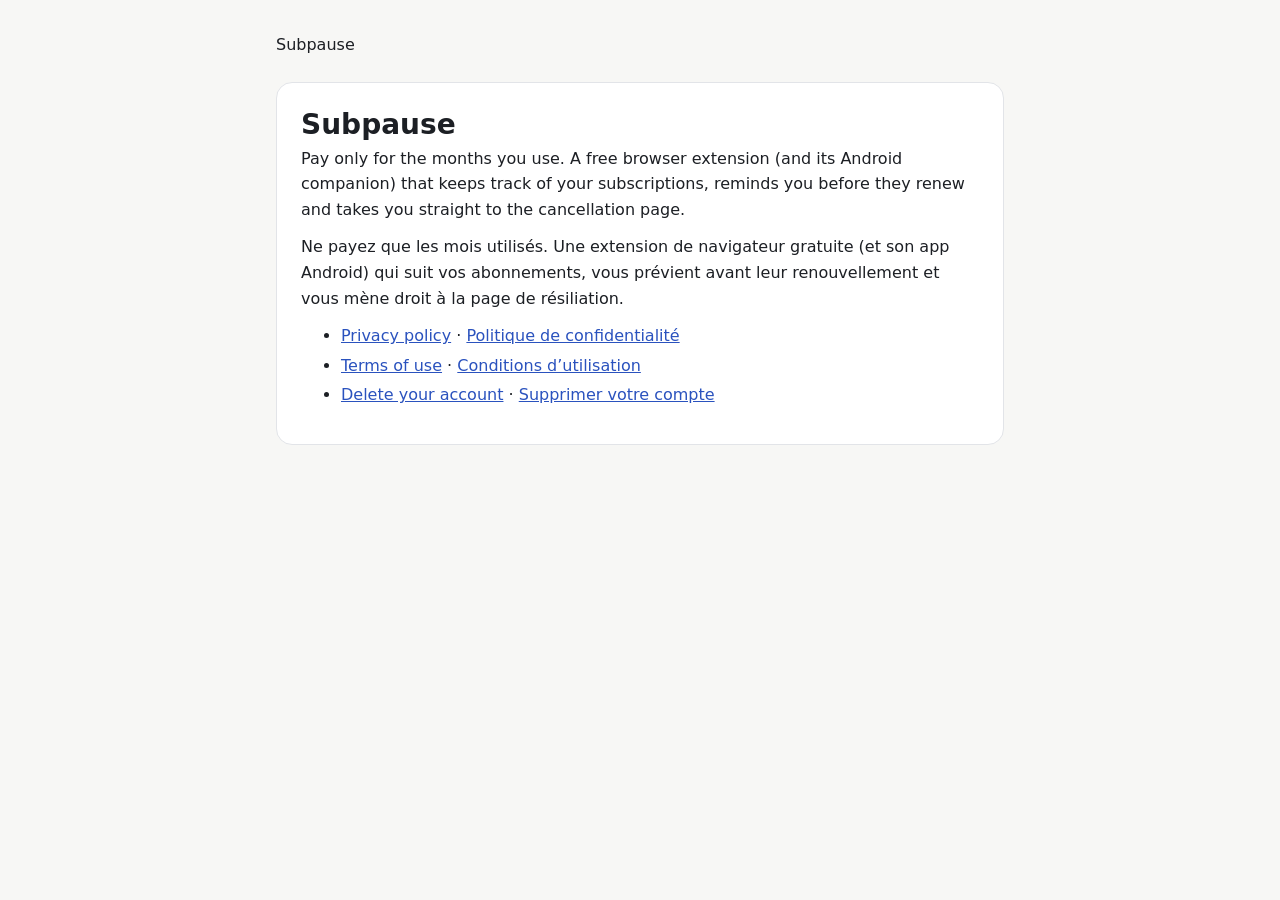
<file: index.html>
<!doctype html>
<html lang="en">
<head>
<meta charset="utf-8">
<meta name="viewport" content="width=device-width, initial-scale=1">
<title>Subpause</title>
<link rel="stylesheet" href="style.css">
</head>
<body>
<main>
<header><span class="home">Subpause</span></header>
<article>
<h1>Subpause</h1>
<p>Pay only for the months you use. A free browser extension (and its Android companion) that keeps track of your
subscriptions, reminds you before they renew and takes you straight to the cancellation page.</p>
<p lang="fr">Ne payez que les mois utilisés. Une extension de navigateur gratuite (et son app Android) qui suit vos
abonnements, vous prévient avant leur renouvellement et vous mène droit à la page de résiliation.</p>
<ul>
  <li><a href="privacy.html">Privacy policy</a> · <a href="privacy.html#fr" lang="fr">Politique de confidentialité</a></li>
  <li><a href="terms.html">Terms of use</a> · <a href="terms.html#fr" lang="fr">Conditions d’utilisation</a></li>
  <li><a href="delete-account.html">Delete your account</a> · <a href="delete-account.html#fr" lang="fr">Supprimer votre compte</a></li>
</ul>
</article>
</main>
</body>
</html>
</file>
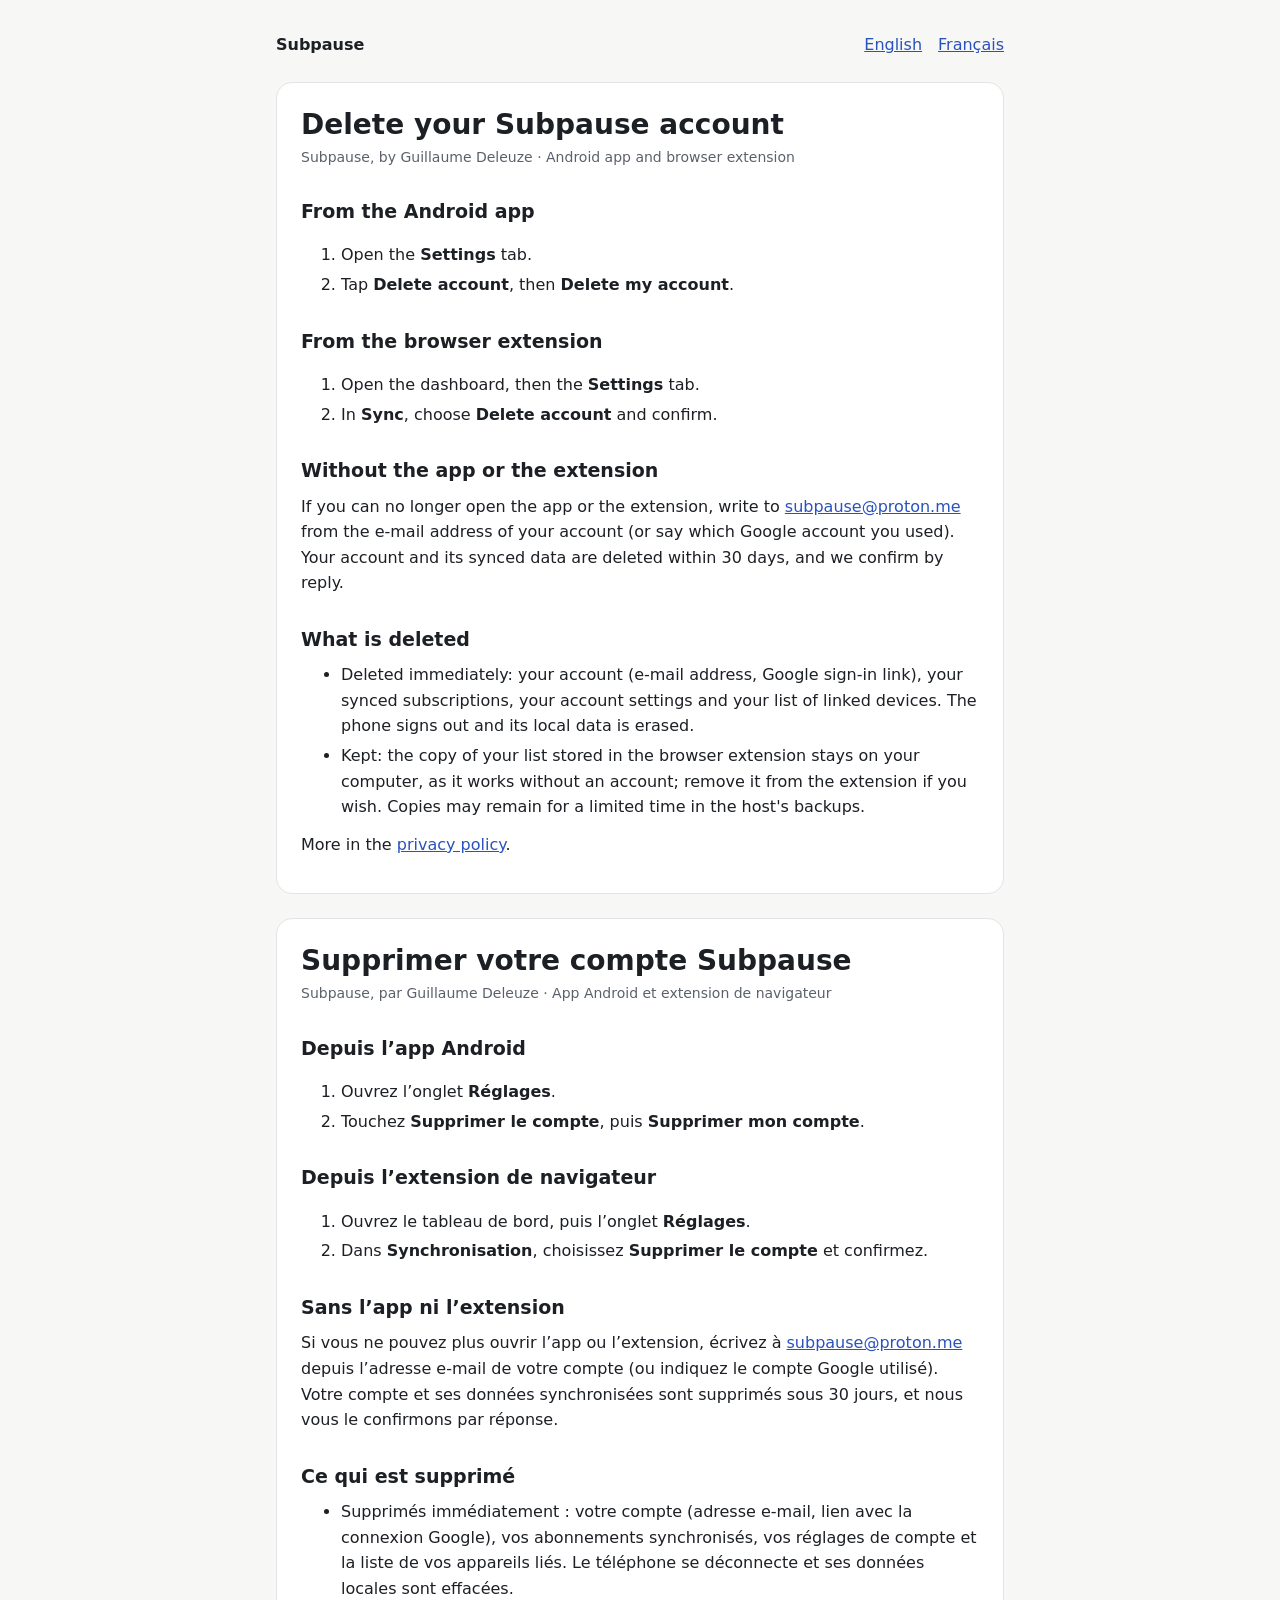
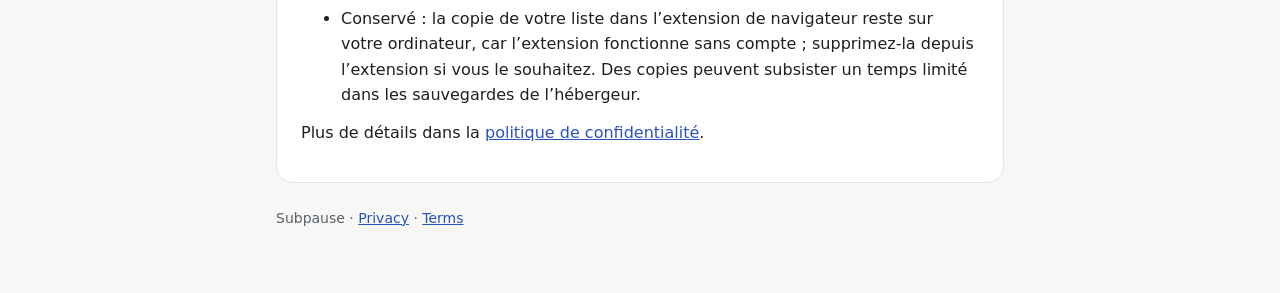
<file: delete-account.html>
<!doctype html>
<html lang="en">
<head>
<meta charset="utf-8">
<meta name="viewport" content="width=device-width, initial-scale=1">
<title>Delete your account · Subpause</title>
<link rel="stylesheet" href="style.css">
</head>
<body>
<main>
<header>
  <a class="home" href="./">Subpause</a>
  <nav aria-label="Language"><a href="#en" hreflang="en">English</a><a href="#fr" hreflang="fr" lang="fr">Français</a></nav>
</header>

<article id="en">
<h1>Delete your Subpause account</h1>
<p class="meta">Subpause, by Guillaume Deleuze · Android app and browser extension</p>

<h2>From the Android app</h2>
<ol>
  <li>Open the <strong>Settings</strong> tab.</li>
  <li>Tap <strong>Delete account</strong>, then <strong>Delete my account</strong>.</li>
</ol>

<h2>From the browser extension</h2>
<ol>
  <li>Open the dashboard, then the <strong>Settings</strong> tab.</li>
  <li>In <strong>Sync</strong>, choose <strong>Delete account</strong> and confirm.</li>
</ol>

<h2>Without the app or the extension</h2>
<p>If you can no longer open the app or the extension, write to <a href="mailto:subpause@proton.me">subpause@proton.me</a> from the e-mail address of your account (or say which Google account you used). Your account and its synced data are deleted within 30 days, and we confirm by reply.</p>

<h2>What is deleted</h2>
<ul>
  <li>Deleted immediately: your account (e-mail address, Google sign-in link), your synced subscriptions, your account
    settings and your list of linked devices. The phone signs out and its local data is erased.</li>
  <li>Kept: the copy of your list stored in the browser extension stays on your computer, as it works without an account;
    remove it from the extension if you wish. Copies may remain for a limited time in the host's backups.</li>
</ul>
<p>More in the <a href="privacy.html">privacy policy</a>.</p>
</article>

<article id="fr" lang="fr">
<h1>Supprimer votre compte Subpause</h1>
<p class="meta">Subpause, par Guillaume Deleuze · App Android et extension de navigateur</p>

<h2>Depuis l’app Android</h2>
<ol>
  <li>Ouvrez l’onglet <strong>Réglages</strong>.</li>
  <li>Touchez <strong>Supprimer le compte</strong>, puis <strong>Supprimer mon compte</strong>.</li>
</ol>

<h2>Depuis l’extension de navigateur</h2>
<ol>
  <li>Ouvrez le tableau de bord, puis l’onglet <strong>Réglages</strong>.</li>
  <li>Dans <strong>Synchronisation</strong>, choisissez <strong>Supprimer le compte</strong> et confirmez.</li>
</ol>

<h2>Sans l’app ni l’extension</h2>
<p>Si vous ne pouvez plus ouvrir l’app ou l’extension, écrivez à <a href="mailto:subpause@proton.me">subpause@proton.me</a> depuis l’adresse e-mail de votre compte (ou indiquez le compte Google utilisé). Votre compte et ses données synchronisées sont supprimés sous 30 jours, et nous vous le confirmons par réponse.</p>

<h2>Ce qui est supprimé</h2>
<ul>
  <li>Supprimés immédiatement : votre compte (adresse e-mail, lien avec la connexion Google), vos abonnements
    synchronisés, vos réglages de compte et la liste de vos appareils liés. Le téléphone se déconnecte et ses données locales sont effacées.</li>
  <li>Conservé : la copie de votre liste dans l’extension de navigateur reste sur votre ordinateur, car l’extension
    fonctionne sans compte ; supprimez-la depuis l’extension si vous le souhaitez. Des copies peuvent subsister un temps
    limité dans les sauvegardes de l’hébergeur.</li>
</ul>
<p>Plus de détails dans la <a href="privacy.html#fr">politique de confidentialité</a>.</p>
</article>

<footer>Subpause · <a href="privacy.html">Privacy</a> · <a href="terms.html">Terms</a></footer>
</main>
</body>
</html>
</file>
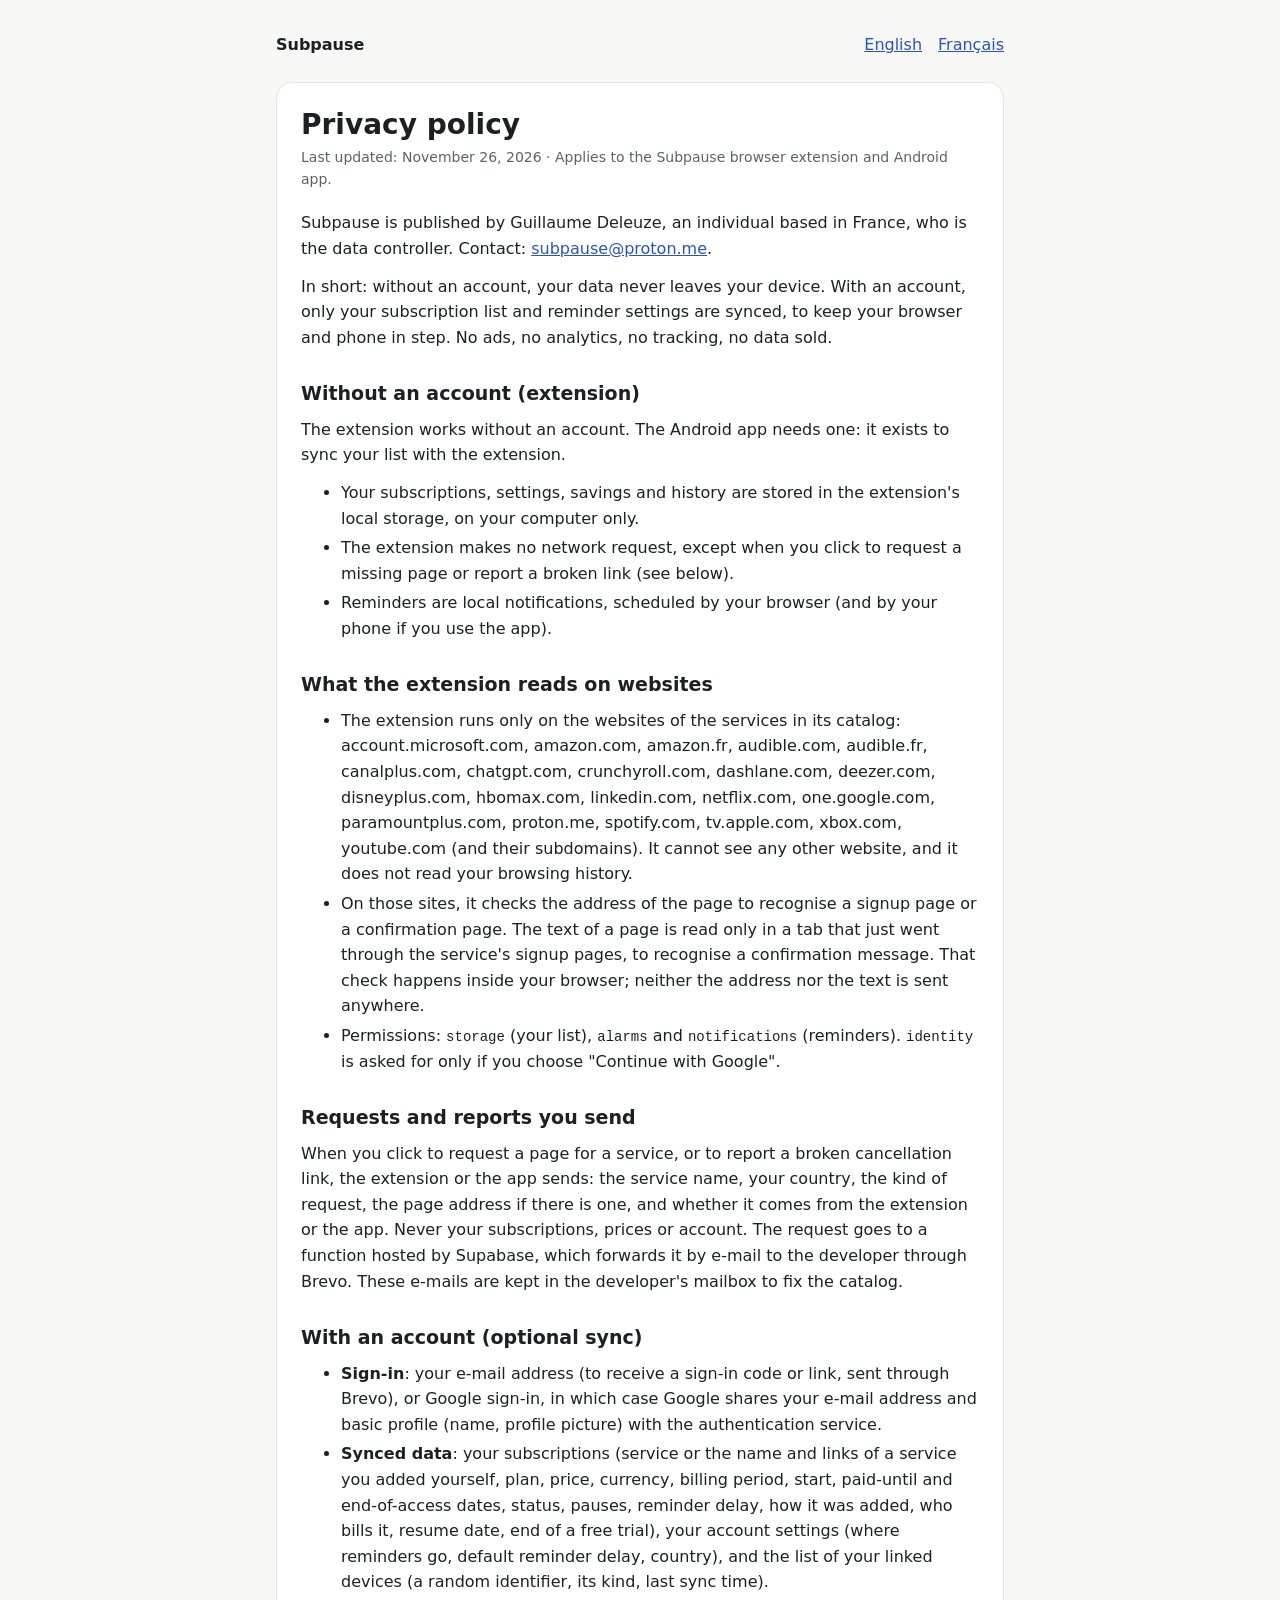
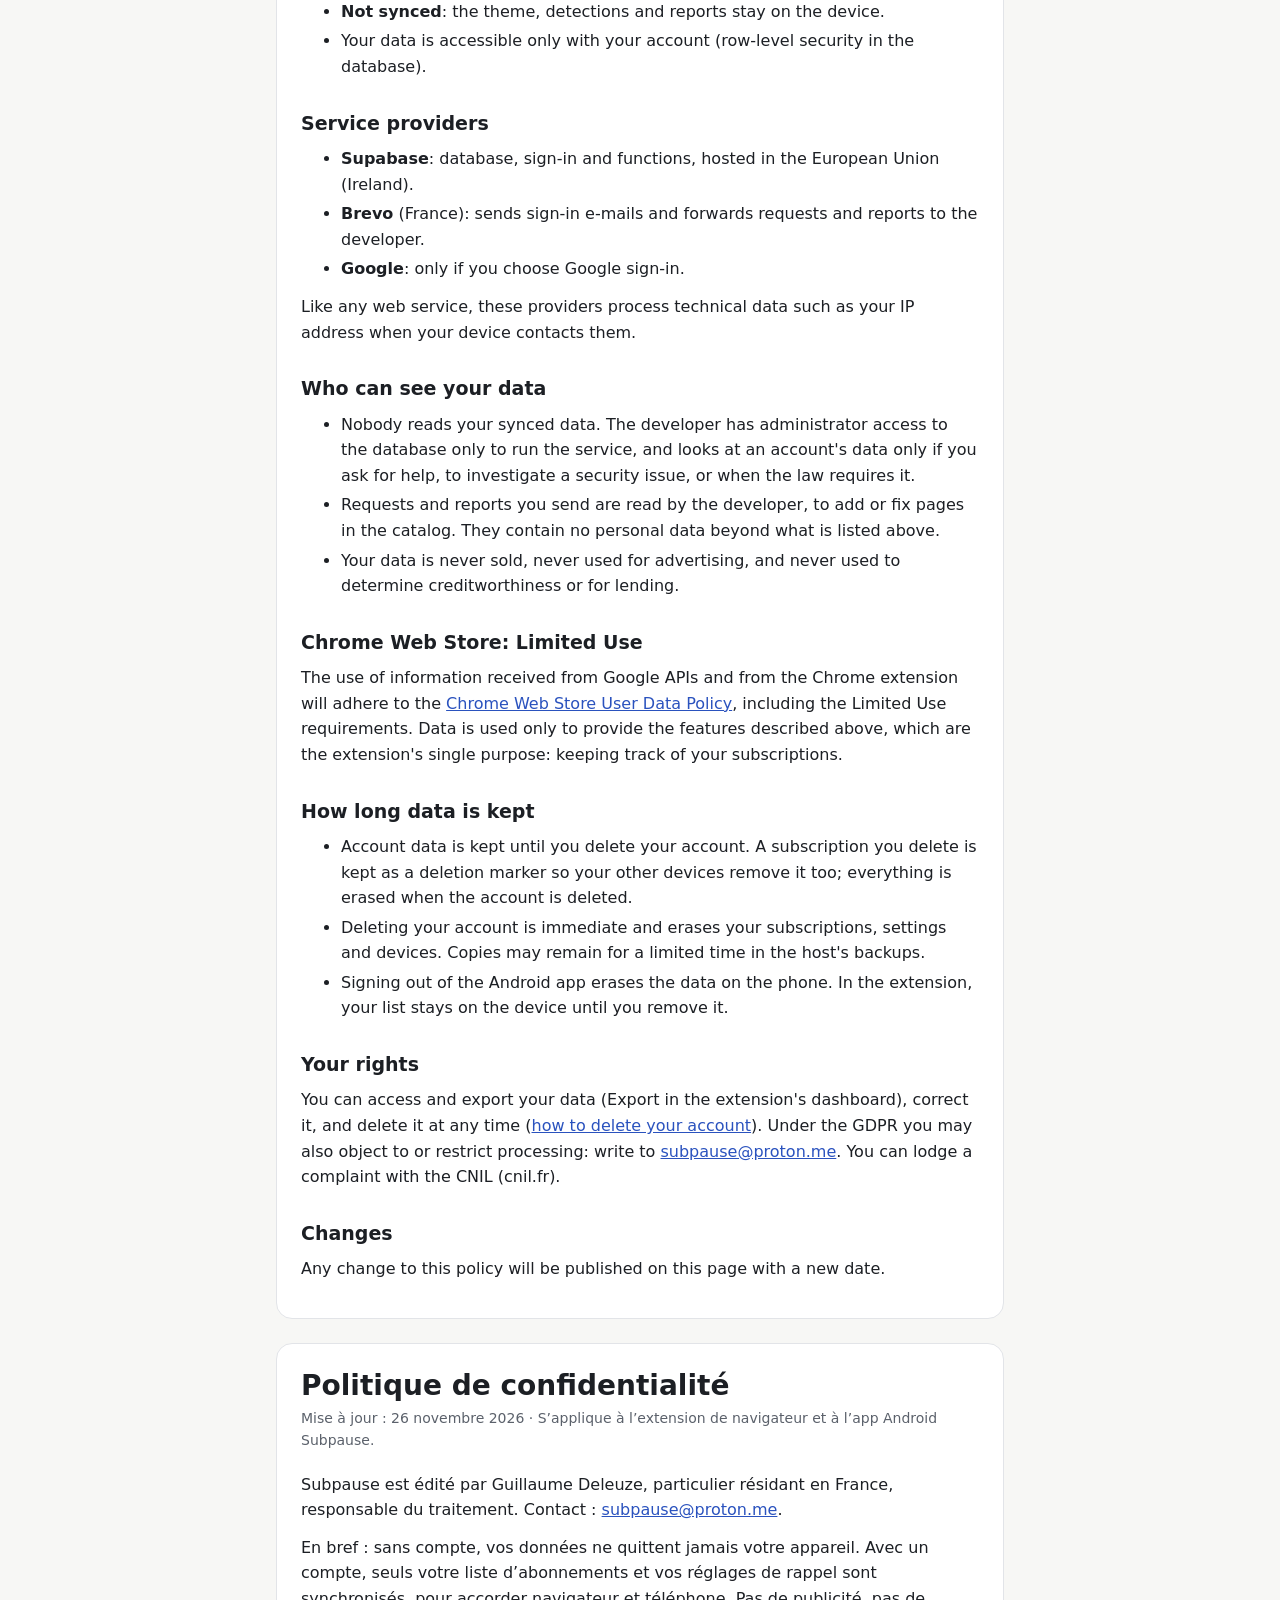
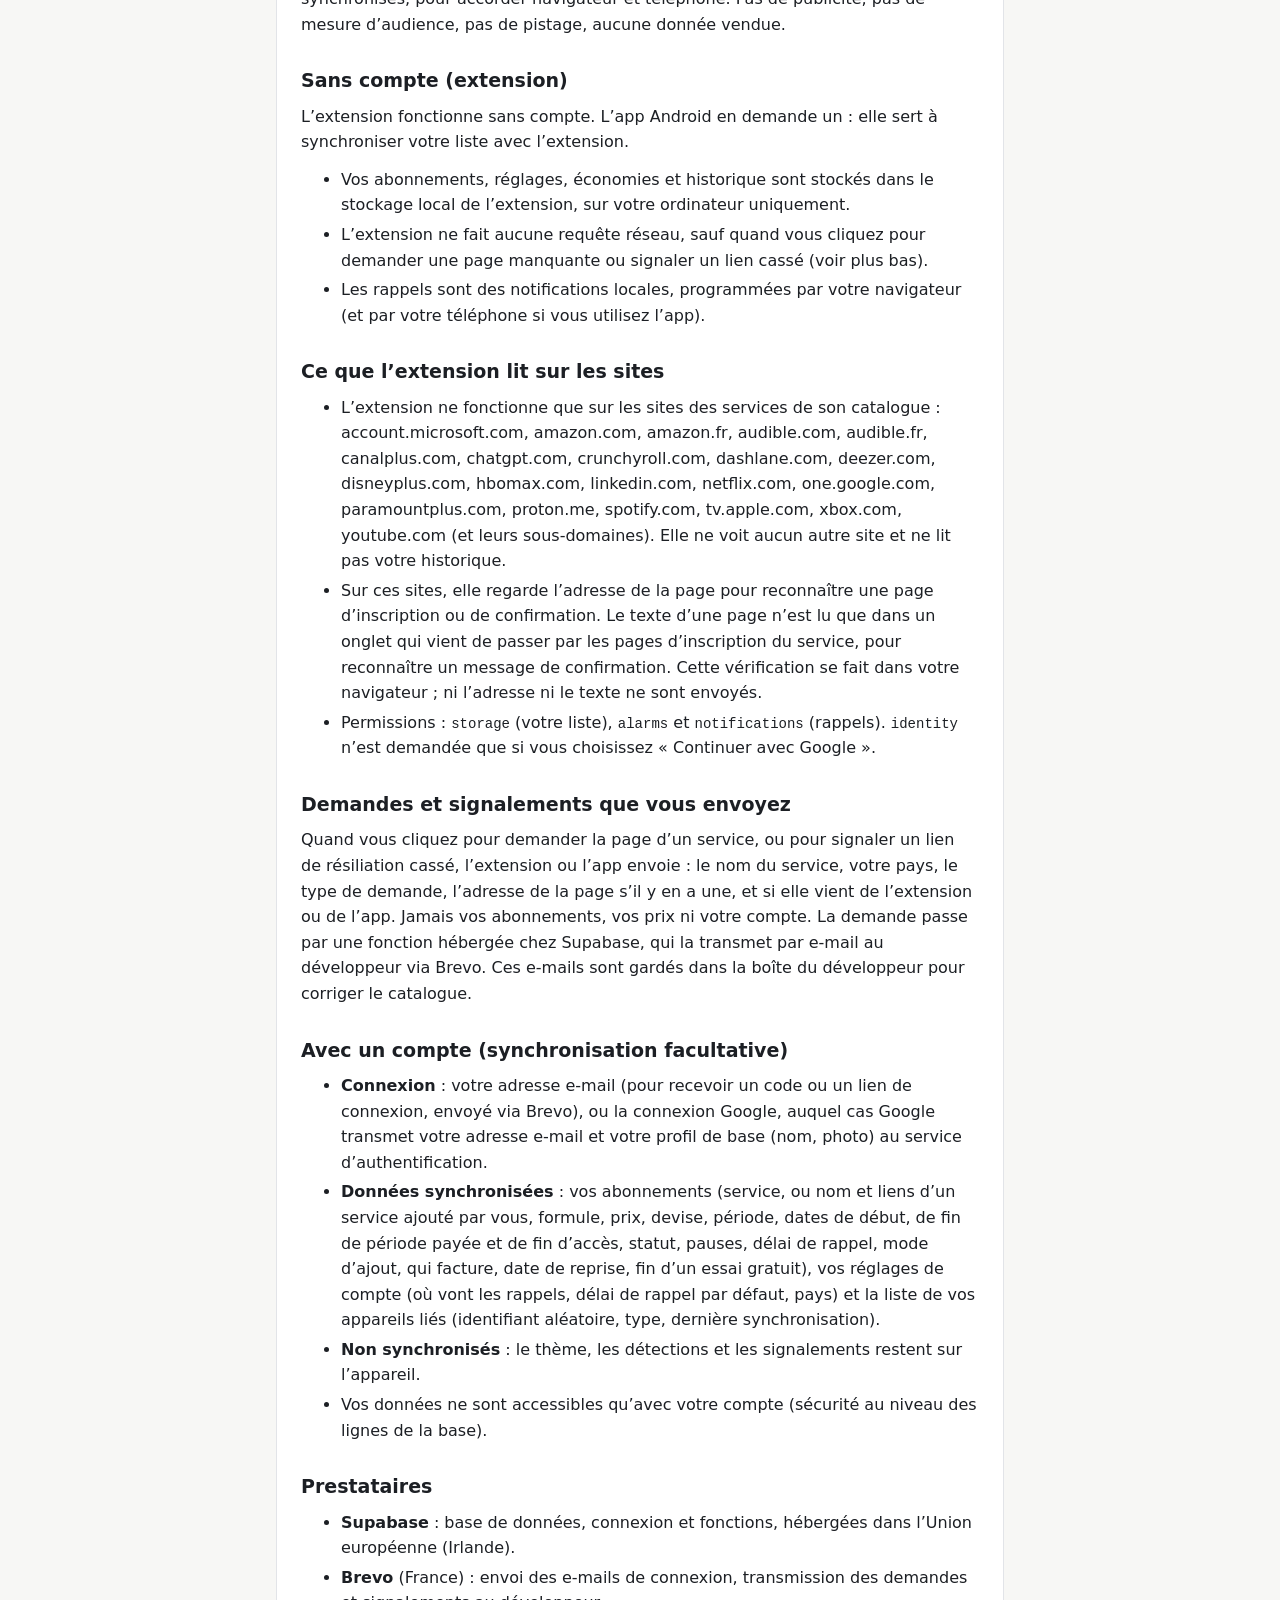
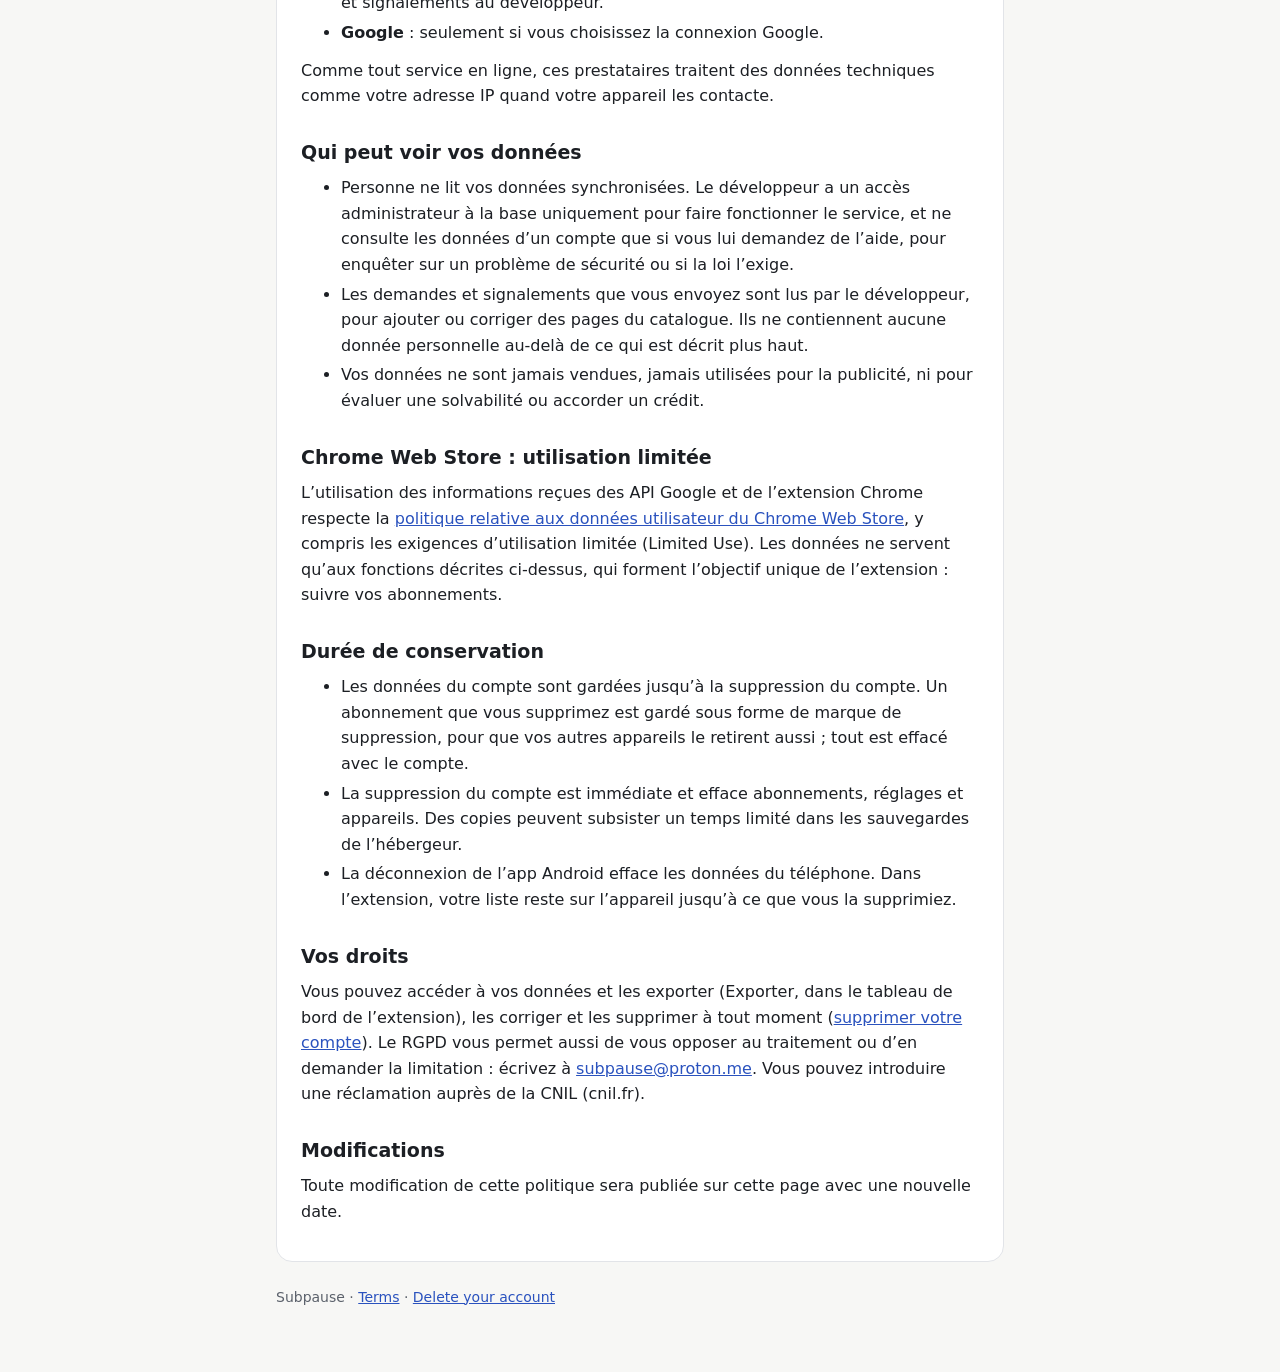
<file: privacy.html>
<!doctype html>
<html lang="en">
<head>
<meta charset="utf-8">
<meta name="viewport" content="width=device-width, initial-scale=1">
<title>Privacy policy · Subpause</title>
<link rel="stylesheet" href="style.css">
</head>
<body>
<main>
<header>
  <a class="home" href="./">Subpause</a>
  <nav aria-label="Language"><a href="#en" hreflang="en">English</a><a href="#fr" hreflang="fr" lang="fr">Français</a></nav>
</header>

<article id="en">
<h1>Privacy policy</h1>
<p class="meta">Last updated: November 26, 2026 · Applies to the Subpause browser extension and Android app.</p>

<p>Subpause is published by Guillaume Deleuze, an individual based in France, who is the data controller. Contact: <a href="mailto:subpause@proton.me">subpause@proton.me</a>.</p>

<p>In short: without an account, your data never leaves your device. With an account, only your subscription list and
reminder settings are synced, to keep your browser and phone in step. No ads, no analytics, no tracking, no data sold.</p>

<h2>Without an account (extension)</h2>
<p>The extension works without an account. The Android app needs one: it exists to sync your list with the extension.</p>
<ul>
  <li>Your subscriptions, settings, savings and history are stored in the extension's local storage, on your computer only.</li>
  <li>The extension makes no network request, except when you click to request a missing page or report a broken link (see below).</li>
  <li>Reminders are local notifications, scheduled by your browser (and by your phone if you use the app).</li>
</ul>

<h2>What the extension reads on websites</h2>
<ul>
  <li>The extension runs only on the websites of the services in its catalog: account.microsoft.com, amazon.com, amazon.fr,
    audible.com, audible.fr, canalplus.com, chatgpt.com, crunchyroll.com, dashlane.com, deezer.com, disneyplus.com,
    hbomax.com, linkedin.com, netflix.com, one.google.com, paramountplus.com, proton.me, spotify.com, tv.apple.com,
    xbox.com, youtube.com (and their subdomains). It cannot see any other website, and it does not read your browsing history.</li>
  <li>On those sites, it checks the address of the page to recognise a signup page or a confirmation page. The text of a
    page is read only in a tab that just went through the service's signup pages, to recognise a confirmation message.
    That check happens inside your browser; neither the address nor the text is sent anywhere.</li>
  <li>Permissions: <code>storage</code> (your list), <code>alarms</code> and <code>notifications</code> (reminders).
    <code>identity</code> is asked for only if you choose "Continue with Google".</li>
</ul>

<h2>Requests and reports you send</h2>
<p>When you click to request a page for a service, or to report a broken cancellation link, the extension or the app sends:
the service name, your country, the kind of request, the page address if there is one, and whether it comes from the
extension or the app. Never your subscriptions, prices or account. The request goes to a function hosted by Supabase,
which forwards it by e-mail to the developer through Brevo. These e-mails are kept in the developer's mailbox to fix the catalog.</p>

<h2>With an account (optional sync)</h2>
<ul>
  <li><strong>Sign-in</strong>: your e-mail address (to receive a sign-in code or link, sent through Brevo), or Google
    sign-in, in which case Google shares your e-mail address and basic profile (name, profile picture) with the
    authentication service.</li>
  <li><strong>Synced data</strong>: your subscriptions (service or the name and links of a service you added yourself,
    plan, price, currency, billing period, start, paid-until and end-of-access dates, status, pauses, reminder delay,
    how it was added, who bills it, resume date, end of a free trial), your account settings (where reminders go,
    default reminder delay, country), and the list of your linked devices (a random identifier, its kind, last sync time).</li>
  <li><strong>Not synced</strong>: the theme, detections and reports stay on the device.</li>
  <li>Your data is accessible only with your account (row-level security in the database).</li>
</ul>

<h2>Service providers</h2>
<ul>
  <li><strong>Supabase</strong>: database, sign-in and functions, hosted in the European Union (Ireland).</li>
  <li><strong>Brevo</strong> (France): sends sign-in e-mails and forwards requests and reports to the developer.</li>
  <li><strong>Google</strong>: only if you choose Google sign-in.</li>
</ul>
<p>Like any web service, these providers process technical data such as your IP address when your device contacts them.</p>

<h2>Who can see your data</h2>
<ul>
  <li>Nobody reads your synced data. The developer has administrator access to the database only to run the service,
    and looks at an account's data only if you ask for help, to investigate a security issue, or when the law requires it.</li>
  <li>Requests and reports you send are read by the developer, to add or fix pages in the catalog. They contain no
    personal data beyond what is listed above.</li>
  <li>Your data is never sold, never used for advertising, and never used to determine creditworthiness or for lending.</li>
</ul>

<h2>Chrome Web Store: Limited Use</h2>
<p>The use of information received from Google APIs and from the Chrome extension will adhere to the
<a href="https://developer.chrome.com/docs/webstore/program-policies/limited-use">Chrome Web Store User Data Policy</a>,
including the Limited Use requirements. Data is used only to provide the features described above, which are the
extension's single purpose: keeping track of your subscriptions.</p>

<h2>How long data is kept</h2>
<ul>
  <li>Account data is kept until you delete your account. A subscription you delete is kept as a deletion marker so your
    other devices remove it too; everything is erased when the account is deleted.</li>
  <li>Deleting your account is immediate and erases your subscriptions, settings and devices. Copies may remain for a
    limited time in the host's backups.</li>
  <li>Signing out of the Android app erases the data on the phone. In the extension, your list stays on the device until
    you remove it.</li>
</ul>

<h2>Your rights</h2>
<p>You can access and export your data (Export in the extension's dashboard), correct it, and delete it at any time
(<a href="delete-account.html">how to delete your account</a>). Under the GDPR you may also object to or restrict
processing: write to <a href="mailto:subpause@proton.me">subpause@proton.me</a>. You can lodge a complaint with the CNIL (cnil.fr).</p>

<h2>Changes</h2>
<p>Any change to this policy will be published on this page with a new date.</p>
</article>

<article id="fr" lang="fr">
<h1>Politique de confidentialité</h1>
<p class="meta">Mise à jour : 26 novembre 2026 · S’applique à l’extension de navigateur et à l’app Android Subpause.</p>

<p>Subpause est édité par Guillaume Deleuze, particulier résidant en France, responsable du traitement. Contact : <a href="mailto:subpause@proton.me">subpause@proton.me</a>.</p>

<p>En bref : sans compte, vos données ne quittent jamais votre appareil. Avec un compte, seuls votre liste d’abonnements
et vos réglages de rappel sont synchronisés, pour accorder navigateur et téléphone. Pas de publicité, pas de mesure
d’audience, pas de pistage, aucune donnée vendue.</p>

<h2>Sans compte (extension)</h2>
<p>L’extension fonctionne sans compte. L’app Android en demande un : elle sert à synchroniser votre liste avec l’extension.</p>
<ul>
  <li>Vos abonnements, réglages, économies et historique sont stockés dans le stockage local de l’extension, sur votre ordinateur uniquement.</li>
  <li>L’extension ne fait aucune requête réseau, sauf quand vous cliquez pour demander une page manquante ou signaler un lien cassé (voir plus bas).</li>
  <li>Les rappels sont des notifications locales, programmées par votre navigateur (et par votre téléphone si vous utilisez l’app).</li>
</ul>

<h2>Ce que l’extension lit sur les sites</h2>
<ul>
  <li>L’extension ne fonctionne que sur les sites des services de son catalogue : account.microsoft.com, amazon.com,
    amazon.fr, audible.com, audible.fr, canalplus.com, chatgpt.com, crunchyroll.com, dashlane.com, deezer.com,
    disneyplus.com, hbomax.com, linkedin.com, netflix.com, one.google.com, paramountplus.com, proton.me, spotify.com,
    tv.apple.com, xbox.com, youtube.com (et leurs sous-domaines). Elle ne voit aucun autre site et ne lit pas votre historique.</li>
  <li>Sur ces sites, elle regarde l’adresse de la page pour reconnaître une page d’inscription ou de confirmation. Le texte
    d’une page n’est lu que dans un onglet qui vient de passer par les pages d’inscription du service, pour reconnaître
    un message de confirmation. Cette vérification se fait dans votre navigateur ; ni l’adresse ni le texte ne sont envoyés.</li>
  <li>Permissions : <code>storage</code> (votre liste), <code>alarms</code> et <code>notifications</code> (rappels).
    <code>identity</code> n’est demandée que si vous choisissez « Continuer avec Google ».</li>
</ul>

<h2>Demandes et signalements que vous envoyez</h2>
<p>Quand vous cliquez pour demander la page d’un service, ou pour signaler un lien de résiliation cassé, l’extension ou
l’app envoie : le nom du service, votre pays, le type de demande, l’adresse de la page s’il y en a une, et si elle vient
de l’extension ou de l’app. Jamais vos abonnements, vos prix ni votre compte. La demande passe par une fonction hébergée
chez Supabase, qui la transmet par e-mail au développeur via Brevo. Ces e-mails sont gardés dans la boîte du développeur
pour corriger le catalogue.</p>

<h2>Avec un compte (synchronisation facultative)</h2>
<ul>
  <li><strong>Connexion</strong> : votre adresse e-mail (pour recevoir un code ou un lien de connexion, envoyé via Brevo),
    ou la connexion Google, auquel cas Google transmet votre adresse e-mail et votre profil de base (nom, photo) au
    service d’authentification.</li>
  <li><strong>Données synchronisées</strong> : vos abonnements (service, ou nom et liens d’un service ajouté par vous,
    formule, prix, devise, période, dates de début, de fin de période payée et de fin d’accès, statut, pauses, délai de
    rappel, mode d’ajout, qui facture, date de reprise, fin d’un essai gratuit), vos réglages de compte (où vont les
    rappels, délai de rappel par défaut, pays) et la liste de vos appareils liés (identifiant aléatoire, type, dernière synchronisation).</li>
  <li><strong>Non synchronisés</strong> : le thème, les détections et les signalements restent sur l’appareil.</li>
  <li>Vos données ne sont accessibles qu’avec votre compte (sécurité au niveau des lignes de la base).</li>
</ul>

<h2>Prestataires</h2>
<ul>
  <li><strong>Supabase</strong> : base de données, connexion et fonctions, hébergées dans l’Union européenne (Irlande).</li>
  <li><strong>Brevo</strong> (France) : envoi des e-mails de connexion, transmission des demandes et signalements au développeur.</li>
  <li><strong>Google</strong> : seulement si vous choisissez la connexion Google.</li>
</ul>
<p>Comme tout service en ligne, ces prestataires traitent des données techniques comme votre adresse IP quand votre appareil les contacte.</p>

<h2>Qui peut voir vos données</h2>
<ul>
  <li>Personne ne lit vos données synchronisées. Le développeur a un accès administrateur à la base uniquement pour faire
    fonctionner le service, et ne consulte les données d’un compte que si vous lui demandez de l’aide, pour enquêter sur
    un problème de sécurité ou si la loi l’exige.</li>
  <li>Les demandes et signalements que vous envoyez sont lus par le développeur, pour ajouter ou corriger des pages du
    catalogue. Ils ne contiennent aucune donnée personnelle au-delà de ce qui est décrit plus haut.</li>
  <li>Vos données ne sont jamais vendues, jamais utilisées pour la publicité, ni pour évaluer une solvabilité ou accorder un crédit.</li>
</ul>

<h2>Chrome Web Store : utilisation limitée</h2>
<p>L’utilisation des informations reçues des API Google et de l’extension Chrome respecte la
<a href="https://developer.chrome.com/docs/webstore/program-policies/limited-use">politique relative aux données
utilisateur du Chrome Web Store</a>, y compris les exigences d’utilisation limitée (Limited Use). Les données ne servent
qu’aux fonctions décrites ci-dessus, qui forment l’objectif unique de l’extension : suivre vos abonnements.</p>

<h2>Durée de conservation</h2>
<ul>
  <li>Les données du compte sont gardées jusqu’à la suppression du compte. Un abonnement que vous supprimez est gardé sous
    forme de marque de suppression, pour que vos autres appareils le retirent aussi ; tout est effacé avec le compte.</li>
  <li>La suppression du compte est immédiate et efface abonnements, réglages et appareils. Des copies peuvent subsister
    un temps limité dans les sauvegardes de l’hébergeur.</li>
  <li>La déconnexion de l’app Android efface les données du téléphone. Dans l’extension, votre liste reste sur l’appareil
    jusqu’à ce que vous la supprimiez.</li>
</ul>

<h2>Vos droits</h2>
<p>Vous pouvez accéder à vos données et les exporter (Exporter, dans le tableau de bord de l’extension), les corriger et
les supprimer à tout moment (<a href="delete-account.html#fr">supprimer votre compte</a>). Le RGPD vous permet aussi de
vous opposer au traitement ou d’en demander la limitation : écrivez à <a href="mailto:subpause@proton.me">subpause@proton.me</a>. Vous pouvez introduire une
réclamation auprès de la CNIL (cnil.fr).</p>

<h2>Modifications</h2>
<p>Toute modification de cette politique sera publiée sur cette page avec une nouvelle date.</p>
</article>

<footer>Subpause · <a href="terms.html">Terms</a> · <a href="delete-account.html">Delete your account</a></footer>
</main>
</body>
</html>
</file>
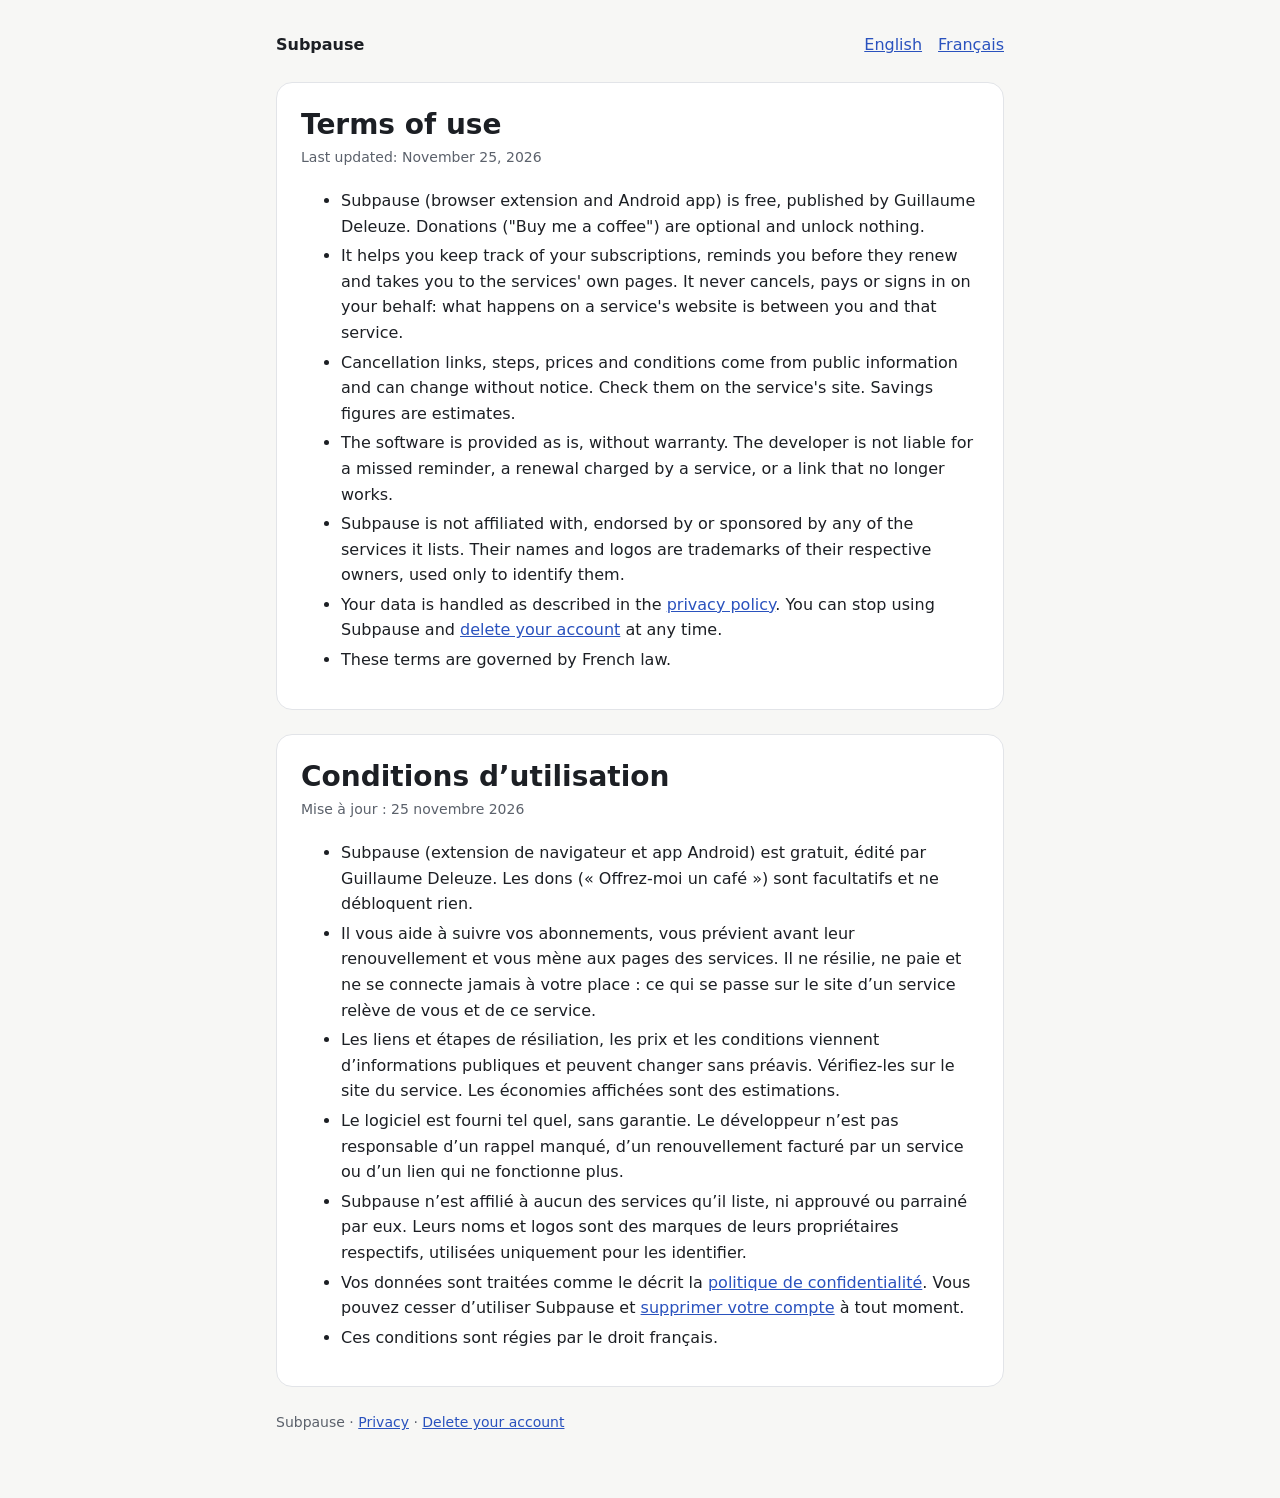
<file: terms.html>
<!doctype html>
<html lang="en">
<head>
<meta charset="utf-8">
<meta name="viewport" content="width=device-width, initial-scale=1">
<title>Terms of use · Subpause</title>
<link rel="stylesheet" href="style.css">
</head>
<body>
<main>
<header>
  <a class="home" href="./">Subpause</a>
  <nav aria-label="Language"><a href="#en" hreflang="en">English</a><a href="#fr" hreflang="fr" lang="fr">Français</a></nav>
</header>

<article id="en">
<h1>Terms of use</h1>
<p class="meta">Last updated: November 25, 2026</p>
<ul>
  <li>Subpause (browser extension and Android app) is free, published by Guillaume Deleuze. Donations ("Buy me a coffee") are optional and unlock nothing.</li>
  <li>It helps you keep track of your subscriptions, reminds you before they renew and takes you to the services' own pages.
    It never cancels, pays or signs in on your behalf: what happens on a service's website is between you and that service.</li>
  <li>Cancellation links, steps, prices and conditions come from public information and can change without notice.
    Check them on the service's site. Savings figures are estimates.</li>
  <li>The software is provided as is, without warranty. The developer is not liable for a missed reminder, a renewal charged
    by a service, or a link that no longer works.</li>
  <li>Subpause is not affiliated with, endorsed by or sponsored by any of the services it lists. Their names and logos
    are trademarks of their respective owners, used only to identify them.</li>
  <li>Your data is handled as described in the <a href="privacy.html">privacy policy</a>. You can stop using Subpause
    and <a href="delete-account.html">delete your account</a> at any time.</li>
  <li>These terms are governed by French law.</li>
</ul>
</article>

<article id="fr" lang="fr">
<h1>Conditions d’utilisation</h1>
<p class="meta">Mise à jour : 25 novembre 2026</p>
<ul>
  <li>Subpause (extension de navigateur et app Android) est gratuit, édité par Guillaume Deleuze. Les dons (« Offrez-moi un café ») sont facultatifs et ne débloquent rien.</li>
  <li>Il vous aide à suivre vos abonnements, vous prévient avant leur renouvellement et vous mène aux pages des services.
    Il ne résilie, ne paie et ne se connecte jamais à votre place : ce qui se passe sur le site d’un service relève de vous et de ce service.</li>
  <li>Les liens et étapes de résiliation, les prix et les conditions viennent d’informations publiques et peuvent changer
    sans préavis. Vérifiez-les sur le site du service. Les économies affichées sont des estimations.</li>
  <li>Le logiciel est fourni tel quel, sans garantie. Le développeur n’est pas responsable d’un rappel manqué, d’un
    renouvellement facturé par un service ou d’un lien qui ne fonctionne plus.</li>
  <li>Subpause n’est affilié à aucun des services qu’il liste, ni approuvé ou parrainé par eux. Leurs noms et logos
    sont des marques de leurs propriétaires respectifs, utilisées uniquement pour les identifier.</li>
  <li>Vos données sont traitées comme le décrit la <a href="privacy.html#fr">politique de confidentialité</a>. Vous pouvez
    cesser d’utiliser Subpause et <a href="delete-account.html#fr">supprimer votre compte</a> à tout moment.</li>
  <li>Ces conditions sont régies par le droit français.</li>
</ul>
</article>

<footer>Subpause · <a href="privacy.html">Privacy</a> · <a href="delete-account.html">Delete your account</a></footer>
</main>
</body>
</html>
</file>
<file: style.css>
/* Legal pages of Subpause (GitHub Pages). System fonts, no remote resource. */
:root {
  color-scheme: light dark;
  --bg: #f7f7f5;
  --surface: #ffffff;
  --text: #1c1f24;
  --muted: #5b616b;
  --line: #e2e4e8;
  --primary: #2a52be;
}
@media (prefers-color-scheme: dark) {
  :root { --bg: #14161a; --surface: #1c1f24; --text: #eceef1; --muted: #a4abb6; --line: #30343b; --primary: #8fb0ff; }
}
* { box-sizing: border-box; }
body { margin: 0; background: var(--bg); color: var(--text); font: 16px/1.6 system-ui, -apple-system, "Segoe UI", sans-serif; }
main { max-width: 760px; margin: 0 auto; padding: 32px 16px 64px; }
header { display: flex; flex-wrap: wrap; justify-content: space-between; align-items: baseline; gap: 8px 24px; margin-bottom: 24px; }
header a.home { font-weight: 700; color: var(--text); text-decoration: none; }
nav { display: flex; gap: 16px; }
a { color: var(--primary); }
a:focus-visible { outline: 2px solid var(--primary); outline-offset: 2px; }
article { background: var(--surface); border: 1px solid var(--line); border-radius: 16px; padding: 24px; margin-bottom: 24px; }
h1 { font-size: 28px; line-height: 1.25; margin: 0 0 4px; }
h2 { font-size: 19px; margin: 28px 0 8px; }
p, ul { margin: 0 0 12px; }
li { margin-bottom: 4px; }
.meta { color: var(--muted); font-size: 14px; margin-bottom: 20px; }
code { font-size: 14px; }
footer { color: var(--muted); font-size: 14px; }
</file>
